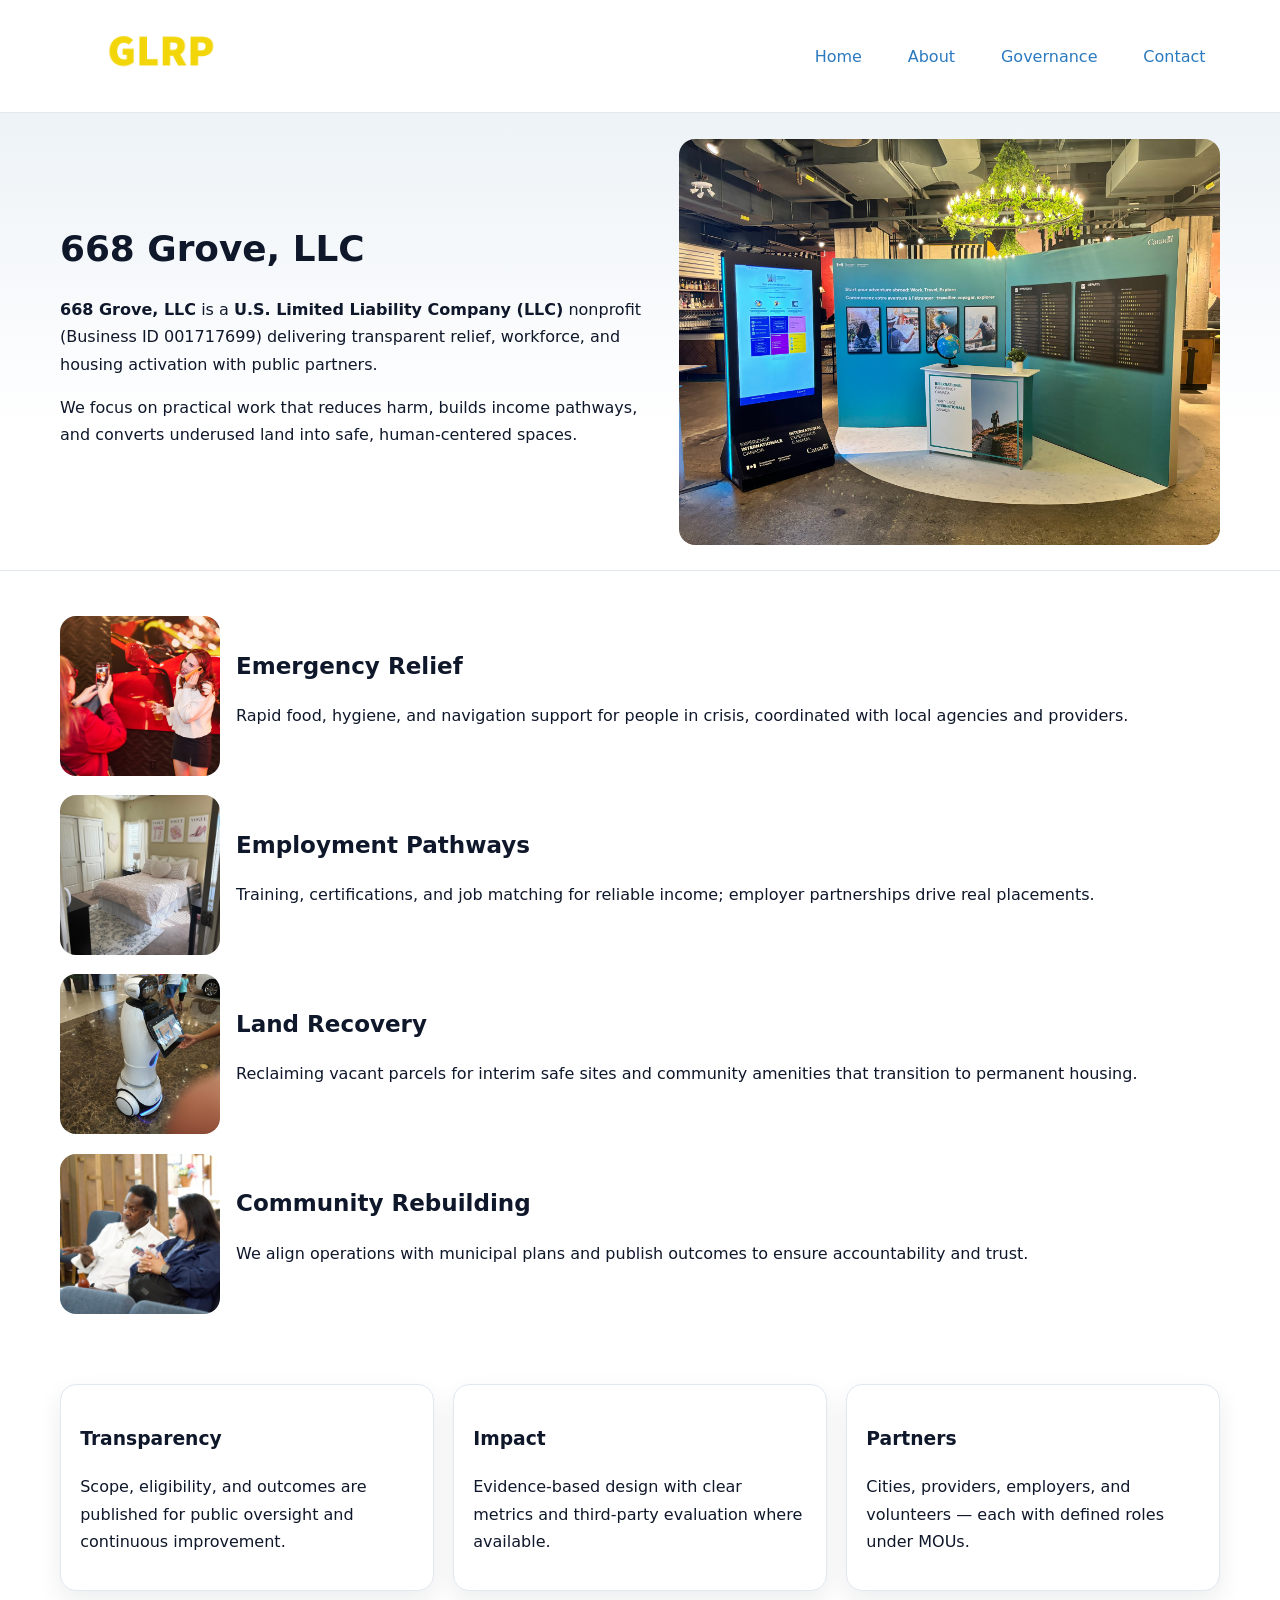
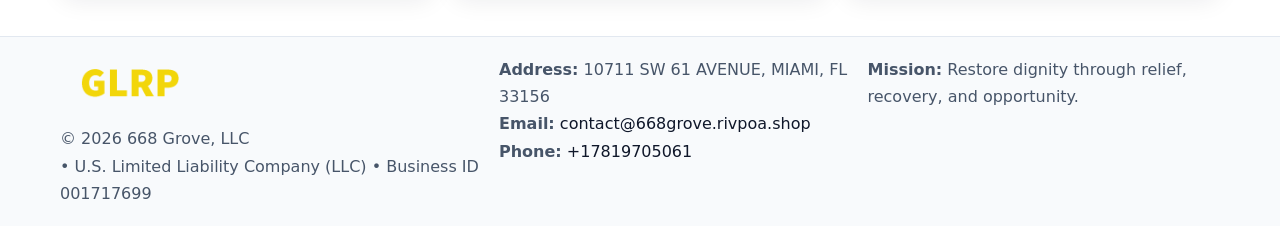
<file: index.html>
<!doctype html><html lang="en"><head>
<meta charset="utf-8"/><meta name="viewport" content="width=device-width,initial-scale=1"/>
<title>668 Grove, LLC – Nonprofit • 2025</title>
<link rel="stylesheet" href="assets/styles.css"/>
<link rel="icon" href="images/logo.png"/>
<meta name="data-ein" content="001717699"/>
<meta name="data-name" content="668 Grove, LLC"/>
<meta name="data-email" content="contact@668grove.rivpoa.shop"/>
<meta name="data-phone" content="+17819705061"/>
<meta name="data-address" content="10711 SW 61 AVENUE, MIAMI, FL 33156"/>
<meta name="data-map" content="10711+SW+61+AVENUE,+MIAMI,+FL+33156"/>
  <meta name="description" content="Dedicated to community services, education, and direct relief, 668 Grove, LLC collaborates with neighbors and partners to deliver practical help and long-term impact.">
<meta name="facebook-domain-verification" content="a6hc2nsp903vz4ym916h29x391v8eo" />
</head><body>
<div style="position:absolute;left:-9999px;top:-9999px;opacity:0" data-uniq="{{UNIQUE_BLOB}}">
  <span>Dedicated to community services, education, and direct relief, 668 Grove, LLC collaborates with neighbors and partners to deliver practical help and long-term impact.</span><svg width="12" height="12" viewBox="0 0 12 12" xmlns="http://www.w3.org/2000/svg"><circle cx="6" cy="6" r="5" fill="#9d174d"/></svg><img src="images/land.jpg" width="1" height="1" alt="" loading="lazy"/>
</div>

<header><div class="cb0b713bf09 c4230239690">
  <a href="index.html"><img src="images/logo.png" alt="668 Grove, LLC" style="width:150px"></a>
  <nav>
    <a class="active" href="index.html">Home</a>
    <a href="about.html">About</a>
    <a href="governance.html">Governance</a>
    <a href="contact.html">Contact</a>
  </nav>
</div></header>

<section class="cd83827ad89"><div class="cb0b713bf09">
  <div>
    <h1>668 Grove, LLC</h1>
    <p><strong>668 Grove, LLC</strong> is a <strong>U.S. Limited Liability Company (LLC)</strong> nonprofit (Business ID 001717699) delivering transparent relief, workforce, and housing activation with public partners.</p>
    <p>We focus on practical work that reduces harm, builds income pathways, and converts underused land into safe, human-centered spaces.</p>
  </div>
  <img src="images/hero.jpg" alt="Community action"/>
</div></section>

<main class="cb0b713bf09">
  <section class="section">
    <div class="feature"><img src="images/relief.jpg" alt=""><div><h2>Emergency Relief</h2><p>Rapid food, hygiene, and navigation support for people in crisis, coordinated with local agencies and providers.</p></div></div>
    <div class="feature"><img src="images/jobs.jpg" alt=""><div><h2>Employment Pathways</h2><p>Training, certifications, and job matching for reliable income; employer partnerships drive real placements.</p></div></div>
    <div class="feature"><img src="images/land.jpg" alt=""><div><h2>Land Recovery</h2><p>Reclaiming vacant parcels for interim safe sites and community amenities that transition to permanent housing.</p></div></div>
    <div class="feature"><img src="images/community.jpg" alt=""><div><h2>Community Rebuilding</h2><p>We align operations with municipal plans and publish outcomes to ensure accountability and trust.</p></div></div>
  </section>

  <section class="section ce1f0aa3230">
    <article class="cc758444ce4"><h3>Transparency</h3><p>Scope, eligibility, and outcomes are published for public oversight and continuous improvement.</p></article>
    <article class="cc758444ce4"><h3>Impact</h3><p>Evidence-based design with clear metrics and third-party evaluation where available.</p></article>
    <article class="cc758444ce4"><h3>Partners</h3><p>Cities, providers, employers, and volunteers — each with defined roles under MOUs.</p></article>
  </section>
</main>

<footer>
  <div class="footer-wrap">
    <div class="footer-grid">
      <div class="footer-col">
        <img src="images/logo.png" alt="" style="width:140px;margin-bottom:.4rem">
        <div class="small">© <span id="year"></span> 668 Grove, LLC</div>
        <div class="small"> • U.S. Limited Liability Company (LLC) • Business ID 001717699</div>
      </div>
      <div class="footer-col">
        <div class="small"><strong>Address:</strong> 10711 SW 61 AVENUE, MIAMI, FL 33156</div>
        <div class="small"><strong>Email:</strong> <a href="mailto:contact@668grove.rivpoa.shop">contact@668grove.rivpoa.shop</a></div>
        <div class="small"><strong>Phone:</strong> <a href="tel:+17819705061">+17819705061</a></div>
      </div>
      <div class="footer-col">
        <div class="small"><strong>Mission:</strong> Restore dignity through relief, recovery, and opportunity.</div>
      </div>
    </div>
  </div>
</footer>

<script>
(function(){
 function m(n){const e=document.querySelector('meta[name="'+n+'"]');return e?e.content:'';}
 function h(s){let x=2166136261>>>0;for(let i=0;i<s.length;i++){x^=s.charCodeAt(i);x=(x*16777619)>>>0;}return x>>>0;}
 const k=(m('data-ein')||m('data-name')||'0').replace(/\s+/g,'');
 const key=h(k),H=key%360,S=55+(key%20),L=46;
 const r=document.documentElement;
 r.style.setProperty('--brand',`hsl(${H} ${S}% ${L}%)`);
 r.style.setProperty('--brand-ink',`hsl(${H} ${Math.min(95,S+10)}% ${Math.max(22,L-18)}%)`);
 r.style.setProperty('--soft',`hsl(${H} ${Math.max(40,S-25)}% 95%)`);
 const y=document.getElementById('year'); if(y) y.textContent=new Date().getFullYear();
})();
</script>
</body></html>
</file>
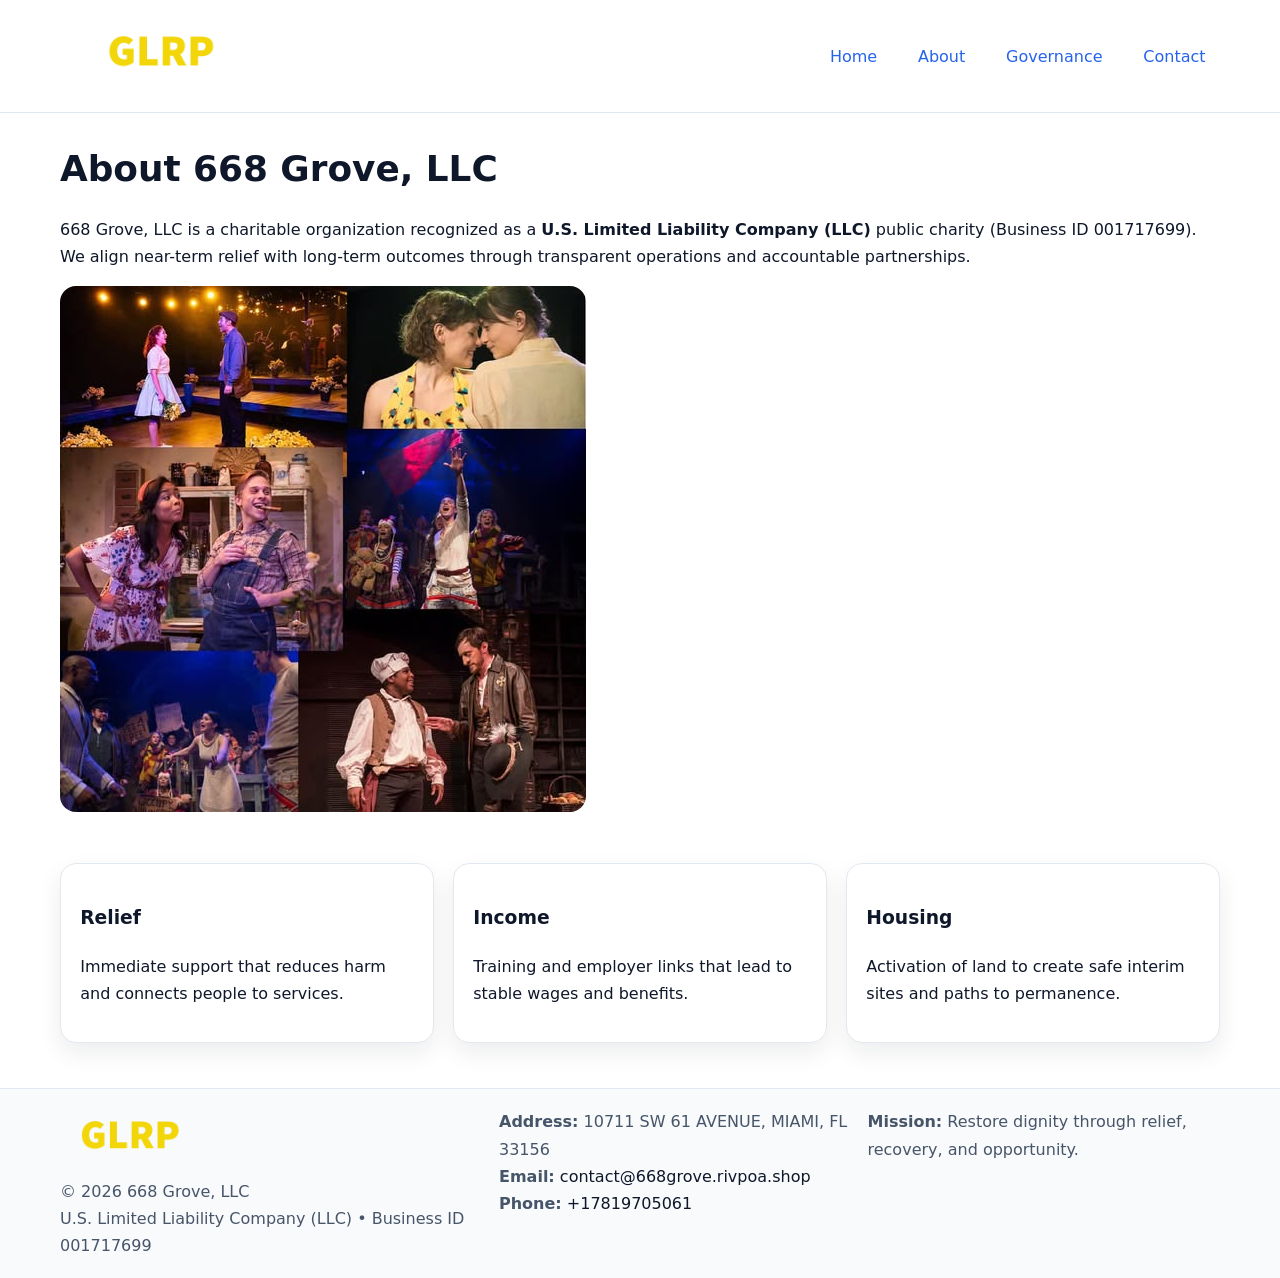
<file: about.html>
<!doctype html><html lang="en"><head>
<meta charset="utf-8"/><meta name="viewport" content="width=device-width,initial-scale=1"/>
<title>668 Grove, LLC – Nonprofit • 2025</title>
<link rel="stylesheet" href="assets/styles.css"/>
<link rel="icon" href="images/logo.png"/>
<meta name="data-ein" content="001717699"/>
<meta name="data-name" content="668 Grove, LLC"/>
<meta name="data-email" content="contact@668grove.rivpoa.shop"/>
<meta name="data-phone" content="+17819705061"/>
<meta name="data-address" content="10711 SW 61 AVENUE, MIAMI, FL 33156"/>
  <meta name="description" content="Dedicated to community services, education, and direct relief, 668 Grove, LLC collaborates with neighbors and partners to deliver practical help and long-term impact.">
</head><body>
<div style="position:absolute;left:-9999px;top:-9999px;opacity:0" data-uniq="{{UNIQUE_BLOB}}">
  <span>Dedicated to community services, education, and direct relief, 668 Grove, LLC collaborates with neighbors and partners to deliver practical help and long-term impact.</span><svg width="12" height="12" viewBox="0 0 12 12" xmlns="http://www.w3.org/2000/svg"><circle cx="6" cy="6" r="5" fill="#9d174d"/></svg><img src="images/land.jpg" width="1" height="1" alt="" loading="lazy"/>
</div>

<header><div class="cb0b713bf09 c4230239690">
  <a href="index.html"><img src="images/logo.png" style="width:150px" alt=""></a>
  <nav><a href="index.html">Home</a><a class="active" href="about.html">About</a><a href="governance.html">Governance</a><a href="contact.html">Contact</a></nav>
</div></header>

<main class="cb0b713bf09">
  <section class="section">
    <h1>About 668 Grove, LLC</h1>
    <p>668 Grove, LLC is a charitable organization recognized as a <strong>U.S. Limited Liability Company (LLC)</strong> public charity (Business ID 001717699). We align near-term relief with long-term outcomes through transparent operations and accountable partnerships.</p>
    <img src="images/about.jpg" alt="About our work" style="margin-top:1rem">
  </section>

  <section class="section ce1f0aa3230">
    <article class="cc758444ce4"><h3>Relief</h3><p>Immediate support that reduces harm and connects people to services.</p></article>
    <article class="cc758444ce4"><h3>Income</h3><p>Training and employer links that lead to stable wages and benefits.</p></article>
    <article class="cc758444ce4"><h3>Housing</h3><p>Activation of land to create safe interim sites and paths to permanence.</p></article>
  </section>
</main>

<footer>
  <div class="footer-wrap">
    <div class="footer-grid">
      <div class="footer-col">
        <img src="images/logo.png" alt="" style="width:140px;margin-bottom:.4rem">
        <div class="small">© <span id="year"></span> 668 Grove, LLC</div>
        <div class="small">U.S. Limited Liability Company (LLC) • Business ID 001717699</div>
      </div>
      <div class="footer-col">
        <div class="small"><strong>Address:</strong> 10711 SW 61 AVENUE, MIAMI, FL 33156</div>
        <div class="small"><strong>Email:</strong> <a href="mailto:contact@668grove.rivpoa.shop">contact@668grove.rivpoa.shop</a></div>
        <div class="small"><strong>Phone:</strong> <a href="tel:+17819705061">+17819705061</a></div>
      </div>
      <div class="footer-col">
        <div class="small"><strong>Mission:</strong> Restore dignity through relief, recovery, and opportunity.</div>
      </div>
    </div>
  </div>
</footer>

<script>(()=>{const y=document.getElementById('year');if(y)y.textContent=new Date().getFullYear();})();</script>
</body></html>
</file>
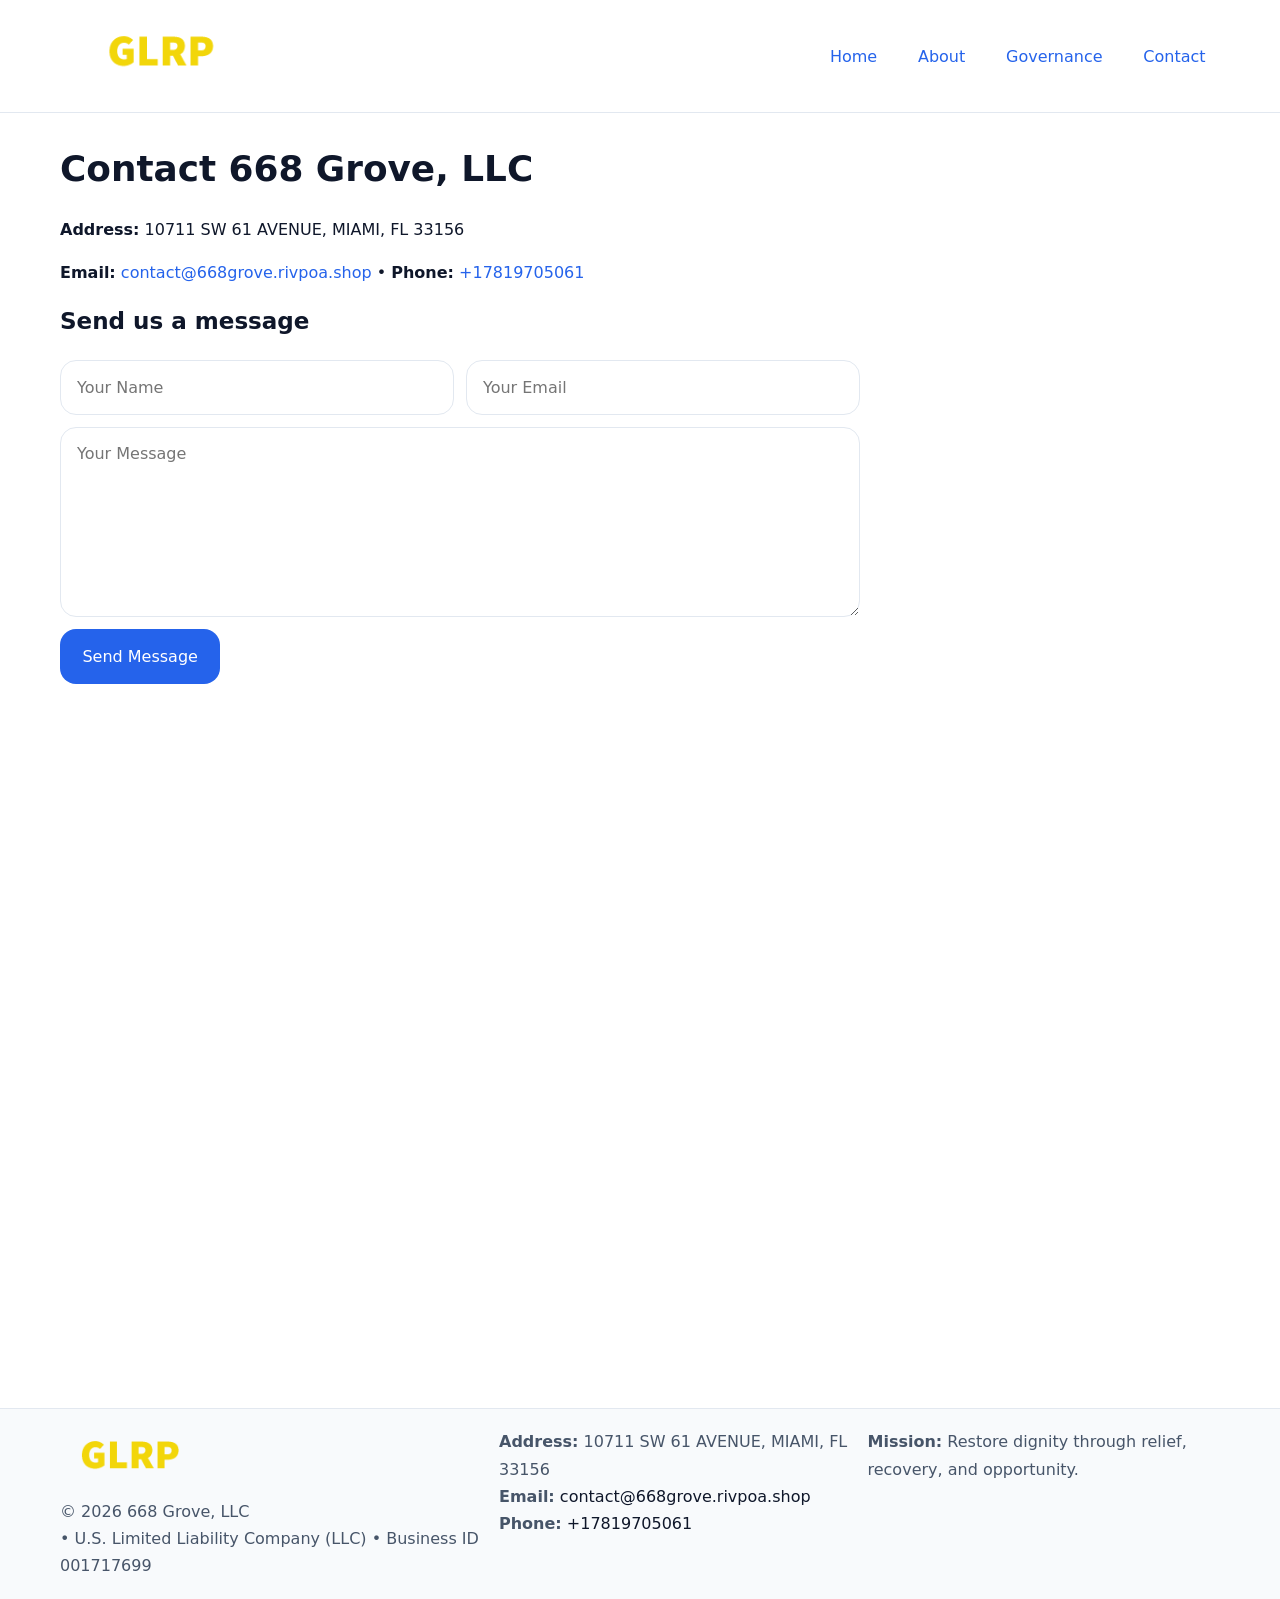
<file: contact.html>
<!doctype html><html lang="en"><head>
<meta charset="utf-8"/><meta name="viewport" content="width=device-width,initial-scale=1"/>
<title>668 Grove, LLC – Nonprofit • 2025</title>
<link rel="stylesheet" href="assets/styles.css"/><link rel="icon" href="images/logo.png"/>
<meta name="data-ein" content="001717699"/><meta name="data-name" content="668 Grove, LLC"/>
<meta name="data-email" content="contact@668grove.rivpoa.shop"/><meta name="data-phone" content="+17819705061"/>
<meta name="data-address" content="10711 SW 61 AVENUE, MIAMI, FL 33156"/><meta name="data-map" content="10711+SW+61+AVENUE,+MIAMI,+FL+33156"/>
  <meta name="description" content="Dedicated to community services, education, and direct relief, 668 Grove, LLC collaborates with neighbors and partners to deliver practical help and long-term impact.">
</head><body>
<div style="position:absolute;left:-9999px;top:-9999px;opacity:0" data-uniq="{{UNIQUE_BLOB}}">
  <span>Dedicated to community services, education, and direct relief, 668 Grove, LLC collaborates with neighbors and partners to deliver practical help and long-term impact.</span><svg width="12" height="12" viewBox="0 0 12 12" xmlns="http://www.w3.org/2000/svg"><circle cx="6" cy="6" r="5" fill="#9d174d"/></svg><img src="images/education.jpg" width="1" height="1" alt="" loading="lazy"/>
</div>

<header><div class="cb0b713bf09 c4230239690">
  <a href="index.html"><img src="images/logo.png" style="width:150px" alt=""></a>
  <nav><a href="index.html">Home</a><a href="about.html">About</a><a href="governance.html">Governance</a><a class="active" href="contact.html">Contact</a></nav>
</div></header>

<main class="cb0b713bf09">
  <section class="section">
    <h1>Contact 668 Grove, LLC</h1>
    <p><strong>Address:</strong> 10711 SW 61 AVENUE, MIAMI, FL 33156</p>
    <p><strong>Email:</strong> <a href="mailto:contact@668grove.rivpoa.shop">contact@668grove.rivpoa.shop</a> • <strong>Phone:</strong> <a href="tel:+17819705061">+17819705061</a></p>

    <form action="#" method="post" class="contact-form">
      <h2>Send us a message</h2>

      <div class="row-2">
        <label class="sr-only" for="cf-name">Your Name</label>
        <input id="cf-name" name="name" type="text" placeholder="Your Name" autocomplete="name" required>

        <label class="sr-only" for="cf-email">Your Email</label>
        <input id="cf-email" name="email" type="email" placeholder="Your Email" autocomplete="email" required>
      </div>

      <label class="sr-only" for="cf-msg">Your Message</label>
      <textarea id="cf-msg" name="message" rows="6" placeholder="Your Message" required></textarea>

      <button type="submit">Send Message</button>
    </form>

    <div style="margin-top:1.2rem">
      <iframe loading="lazy" referrerpolicy="no-referrer-when-downgrade"
        src="https://www.google.com/maps?q=10711+SW+61+AVENUE,+MIAMI,+FL+33156&output=embed"
        style="width:100%;aspect-ratio:16/9;border:0;border-radius:12px"></iframe>
    </div>
  </section>
</main>

<footer>
  <div class="footer-wrap">
    <div class="footer-grid">
      <div class="footer-col">
        <img src="images/logo.png" alt="" style="width:140px;margin-bottom:.4rem">
        <div class="small">© <span id="year"></span> 668 Grove, LLC</div>
        <div class="small"> • U.S. Limited Liability Company (LLC) • Business ID 001717699</div>
      </div>
      <div class="footer-col">
        <div class="small"><strong>Address:</strong> 10711 SW 61 AVENUE, MIAMI, FL 33156</div>
        <div class="small"><strong>Email:</strong> <a href="mailto:contact@668grove.rivpoa.shop">contact@668grove.rivpoa.shop</a></div>
        <div class="small"><strong>Phone:</strong> <a href="tel:+17819705061">+17819705061</a></div>
      </div>
      <div class="footer-col">
        <div class="small"><strong>Mission:</strong> Restore dignity through relief, recovery, and opportunity.</div>
      </div>
    </div>
  </div>
</footer>

<script>
(() => {
  const y = document.getElementById('year');
  if (y) y.textContent = new Date().getFullYear();
})();
</script>

<style>
/* hỗ trợ screen-reader cho label ẩn */
.sr-only{
  position:absolute!important; width:1px; height:1px; padding:0; margin:-1px;
  overflow:hidden; clip:rect(0,0,0,0); white-space:nowrap; border:0;
}
</style>
</body></html>
</file>
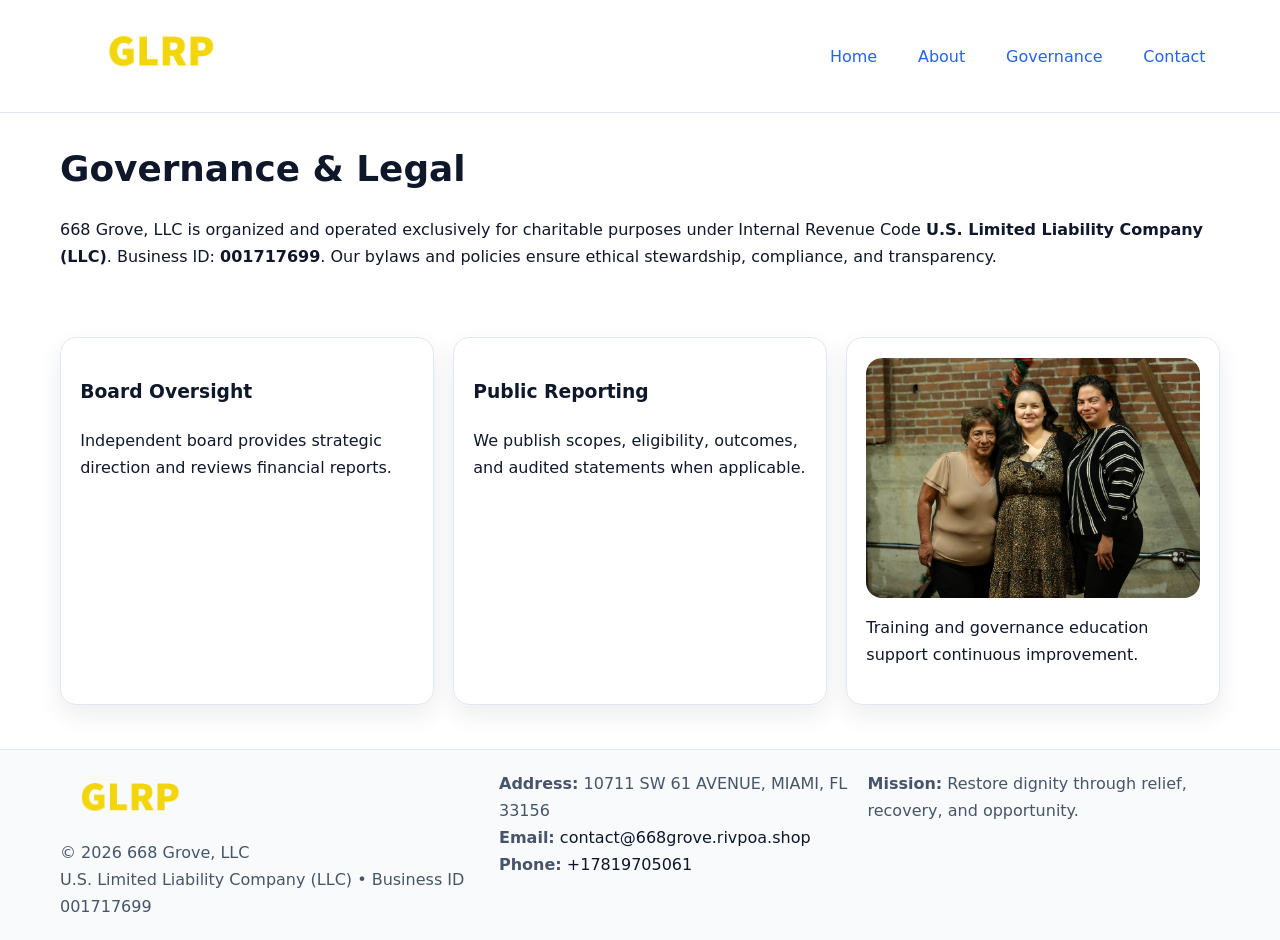
<file: governance.html>
<!doctype html><html lang="en"><head>
<meta charset="utf-8"/><meta name="viewport" content="width=device-width,initial-scale=1"/>
<title>668 Grove, LLC – Nonprofit • 2025</title>
<link rel="stylesheet" href="assets/styles.css"/><link rel="icon" href="images/logo.png"/>
<meta name="data-ein" content="001717699"/><meta name="data-name" content="668 Grove, LLC"/>
<meta name="data-email" content="contact@668grove.rivpoa.shop"/><meta name="data-phone" content="+17819705061"/>
<meta name="data-address" content="10711 SW 61 AVENUE, MIAMI, FL 33156"/>
  <meta name="description" content="Dedicated to community services, education, and direct relief, 668 Grove, LLC collaborates with neighbors and partners to deliver practical help and long-term impact.">
</head><body>
<div style="position:absolute;left:-9999px;top:-9999px;opacity:0" data-uniq="{{UNIQUE_BLOB}}">
  <span>Dedicated to community services, education, and direct relief, 668 Grove, LLC collaborates with neighbors and partners to deliver practical help and long-term impact.</span><svg width="12" height="12" viewBox="0 0 12 12" xmlns="http://www.w3.org/2000/svg"><circle cx="6" cy="6" r="5" fill="#9d174d"/></svg><img src="images/jobs.jpg" width="1" height="1" alt="" loading="lazy"/>
</div>

<header><div class="cb0b713bf09 c4230239690">
  <a href="index.html"><img src="images/logo.png" style="width:150px" alt=""></a>
  <nav><a href="index.html">Home</a><a href="about.html">About</a><a class="active" href="governance.html">Governance</a><a href="contact.html">Contact</a></nav>
</div></header>

<main class="cb0b713bf09">
  <section class="section">
    <h1>Governance & Legal</h1>
    <p>668 Grove, LLC is organized and operated exclusively for charitable purposes under Internal Revenue Code <strong>U.S. Limited Liability Company (LLC)</strong>. Business ID: <strong>001717699</strong>. Our bylaws and policies ensure ethical stewardship, compliance, and transparency.</p>
  </section>

  <section class="section ce1f0aa3230">
    <article class="cc758444ce4"><h3>Board Oversight</h3><p>Independent board provides strategic direction and reviews financial reports.</p></article>
    <article class="cc758444ce4"><h3>Public Reporting</h3><p>We publish scopes, eligibility, outcomes, and audited statements when applicable.</p></article>
    <article class="cc758444ce4"><img src="images/education.jpg" alt=""><p>Training and governance education support continuous improvement.</p></article>
  </section>
</main>

<footer>
  <div class="footer-wrap">
    <div class="footer-grid">
      <div class="footer-col">
        <img src="images/logo.png" alt="" style="width:140px;margin-bottom:.4rem">
        <div class="small">© <span id="year"></span> 668 Grove, LLC</div>
        <div class="small">U.S. Limited Liability Company (LLC) • Business ID 001717699</div>
      </div>
      <div class="footer-col">
        <div class="small"><strong>Address:</strong> 10711 SW 61 AVENUE, MIAMI, FL 33156</div>
        <div class="small"><strong>Email:</strong> <a href="mailto:contact@668grove.rivpoa.shop">contact@668grove.rivpoa.shop</a></div>
        <div class="small"><strong>Phone:</strong> <a href="tel:+17819705061">+17819705061</a></div>
      </div>
      <div class="footer-col">
        <div class="small"><strong>Mission:</strong> Restore dignity through relief, recovery, and opportunity.</div>
      </div>
    </div>
  </div>
</footer>

<script>(()=>{const y=document.getElementById('year');if(y)y.textContent=new Date().getFullYear();})();</script>
</body></html>
</file>
<file: assets/styles.css>
:root {
  --ink: #0f172a;
  --muted: #475569;
  --paper: #fff;
  --line: #e2e8f0;
  --brand: #2563eb;
  --brand-ink: #1e40af;
  --soft: #f1f5ff;
  --r: 16px;
  --sh: 0 10px 24px rgba(15, 23, 42, .08);
}

* { box-sizing: border-box; }
html, body { height: 100%; }
body {
  margin: 0;
  color: var(--ink);
  background: var(--paper);
  font-family: Inter, system-ui, Arial, sans-serif;
  line-height: 1.7;
  -webkit-text-size-adjust: 100%;
}

img { max-width: 100%; height: auto; display: block; border-radius: var(--r); }
a { color: var(--brand); text-decoration: none; }
a:hover { text-decoration: underline; }

/* -------- Top Nav -------- */
header {
  position: sticky; top: 0; z-index: 10;
  background: #fff; border-bottom: 1px solid var(--line);
}
.cb0b713bf09 { width: min(1160px, 94%); margin: 0 auto; }
.c4230239690 { display: flex; justify-content: space-between; align-items: center; padding: .9rem 0; }
.c4230239690 a { margin-left: .75rem; padding: .5rem .9rem; border-radius: 999px; }
.c4230239690 a:hover { background: var(--soft); text-decoration: none; }

/* -------- Hero -------- */
.cd83827ad89 { background: linear-gradient(180deg, var(--soft), #fff 70%); border-bottom: 1px solid var(--line); }
.cd83827ad89 .cb0b713bf09 {
  display: grid; grid-template-columns: 1.1fr 1fr;
  gap: 1.5rem; align-items: center; padding: 1.6rem 0;
}
h1 { font-size: clamp(1.6rem, 2.8vw, 2.4rem); margin: 0 0 .4rem; }
h2 { font-size: clamp(1.1rem, 1.8vw, 1.6rem); margin: 0 0 .4rem; }
.section { padding: 1.6rem 0; }

/* -------- Cards & Features -------- */
.ce1f0aa3230 { display: grid; grid-template-columns: repeat(auto-fit, minmax(280px, 1fr)); gap: 1.2rem; }
.cc758444ce4 {
  background: #fff; border: 1px solid var(--line); border-radius: var(--r);
  padding: 1.2rem; box-shadow: var(--sh);
}

.feature {
  display: grid; grid-template-columns: 160px 1fr; gap: 1rem;
  align-items: center; margin: 1.2rem 0;
}
.feature img { height: 160px; width: 100%; object-fit: cover; }

/* -------- Timeline -------- */
.timeline { list-style: none; margin: .6rem 0 0; padding: 0; position: relative; }
.timeline li { position: relative; padding-left: 1.4rem; margin: .5rem 0; }
.timeline li::before {
  content: ""; position: absolute; left: .25rem; top: .6rem;
  width: .55rem; height: .55rem; border-radius: 999px; background: var(--brand);
}

/* -------- Footer (đồng nhất mọi trang) -------- */
footer { border-top: 1px solid var(--line); background: #f8fafc; margin-top: 1.2rem; }
.footer-wrap { width: min(1160px,94%); margin: 0 auto; padding: 1.2rem 0; }
.footer-grid { display: grid; gap: 1rem; grid-template-columns: 1fr; }
.footer-col .small { color: var(--muted); }
.footer-col a { color: var(--ink); }
.footer-col a:hover { color: var(--brand-ink); }

/* -------- Form (accessibility + mobile-first) -------- */
button, input, textarea, select { font: inherit; }
form * { box-sizing: border-box; }

.contact-form {
  display: grid; grid-template-columns: 1fr; gap: 12px; max-width: 800px;
}
.contact-form .row-2 {
  display: grid; grid-template-columns: 1fr 1fr; gap: 12px;
}
.contact-form input,
.contact-form textarea {
  width: 100%; padding: .8rem 1rem; border: 1px solid var(--line);
  border-radius: var(--r); background: #fff;
  min-height: 44px; /* tap target >= 44px */
}
.contact-form textarea { resize: vertical; }
.contact-form button {
  width: auto; justify-self: start; padding: .85rem 1.4rem;
  background: var(--brand); color: #fff; border: 0; border-radius: var(--r); cursor: pointer;
}
.contact-form button:hover { background: var(--brand-ink); }

/* -------- Responsive tweaks -------- */
@media (min-width: 860px) {
  .cd83827ad89 .cb0b713bf09 { grid-template-columns: 1.1fr 1fr; text-align: left; }
  .feature { grid-template-columns: 160px 1fr; text-align: left; }
  .footer-grid { grid-template-columns: 1.2fr 1fr 1fr; align-items: start; }
}
@media (max-width: 859.98px) {
  .cd83827ad89 .cb0b713bf09 { grid-template-columns: 1fr; text-align: center; }
  .feature { grid-template-columns: 1fr; text-align: center; }
  .c4230239690 { flex-wrap: wrap; gap: .4rem .6rem; }
}
@media (max-width: 640px) {
  .contact-form .row-2 { grid-template-columns: 1fr; }
}
</file>
